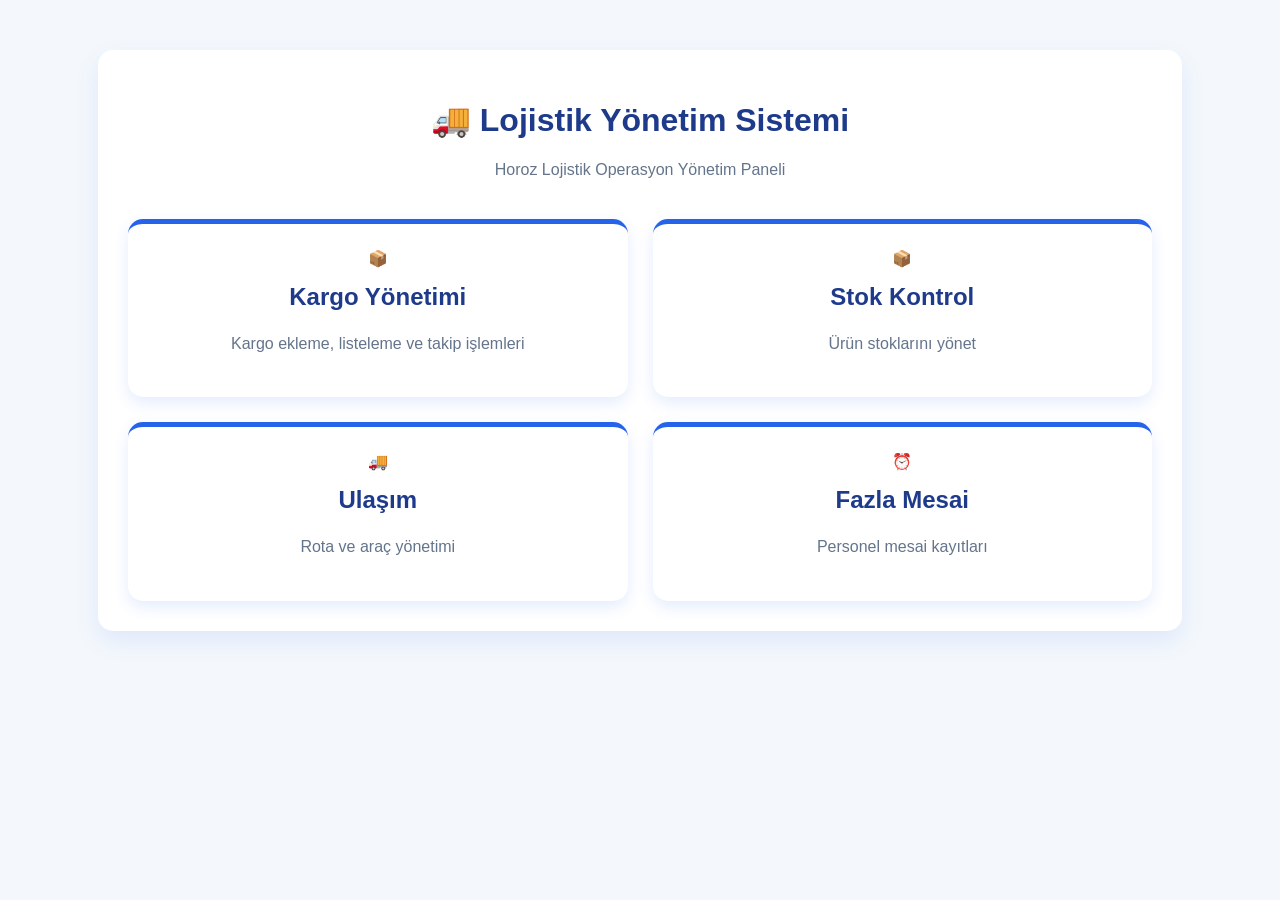
<file: src/main/resources/index.html>
<!DOCTYPE html>
<html lang="tr">
<head>
    <meta charset="UTF-8">
    <meta name="viewport" content="width=device-width, initial-scale=1.0">
    <title>Lojistik Yönetim Sistemi</title>

    <link rel="stylesheet" href="css/style.css">
</head>
<body>
<div class="container">

    <h1>🚚 Lojistik Yönetim Sistemi</h1>

    <p class="subtitle">
        Horoz Lojistik Operasyon Yönetim Paneli
    </p>

    <div class="menu">

        <div class="card" id="kargoCard">
            <div class="icon">📦</div>
            <h2>Kargo Yönetimi</h2>
            <p>Kargo ekleme, listeleme ve takip işlemleri</p>
        </div>

        <div class="card" id="stokCard">
            <div class="icon">📦</div>
            <h2>Stok Kontrol</h2>
            <p>Ürün stoklarını yönet</p>
        </div>

        <div class="card" id="ulasimCard">
            <div class="icon">🚚</div>
            <h2>Ulaşım</h2>
            <p>Rota ve araç yönetimi</p>
        </div>

        <div class="card" id="mesaiCard">
            <div class="icon">⏰</div>
            <h2>Fazla Mesai</h2>
            <p>Personel mesai kayıtları</p>
        </div>

        <!-- Yönetici Paneli Kartı (Sadece Admin Görünümü için eklenebilir) -->
        <div class="card" id="adminCard" style="display: none; border-top-color: #F59E0B;" onclick="window.location.href='/admin'">
            <h2>⚙️ Yönetici Paneli</h2>
            <p>Sisteme kayıt olmak isteyen yeni personelleri inceleyin, onay verin ve kullanıcı yetkilerini yönetin.</p>
        </div>

    </div>

</div>

<script src="js/main.js"></script>
</body>

</html>
</file>
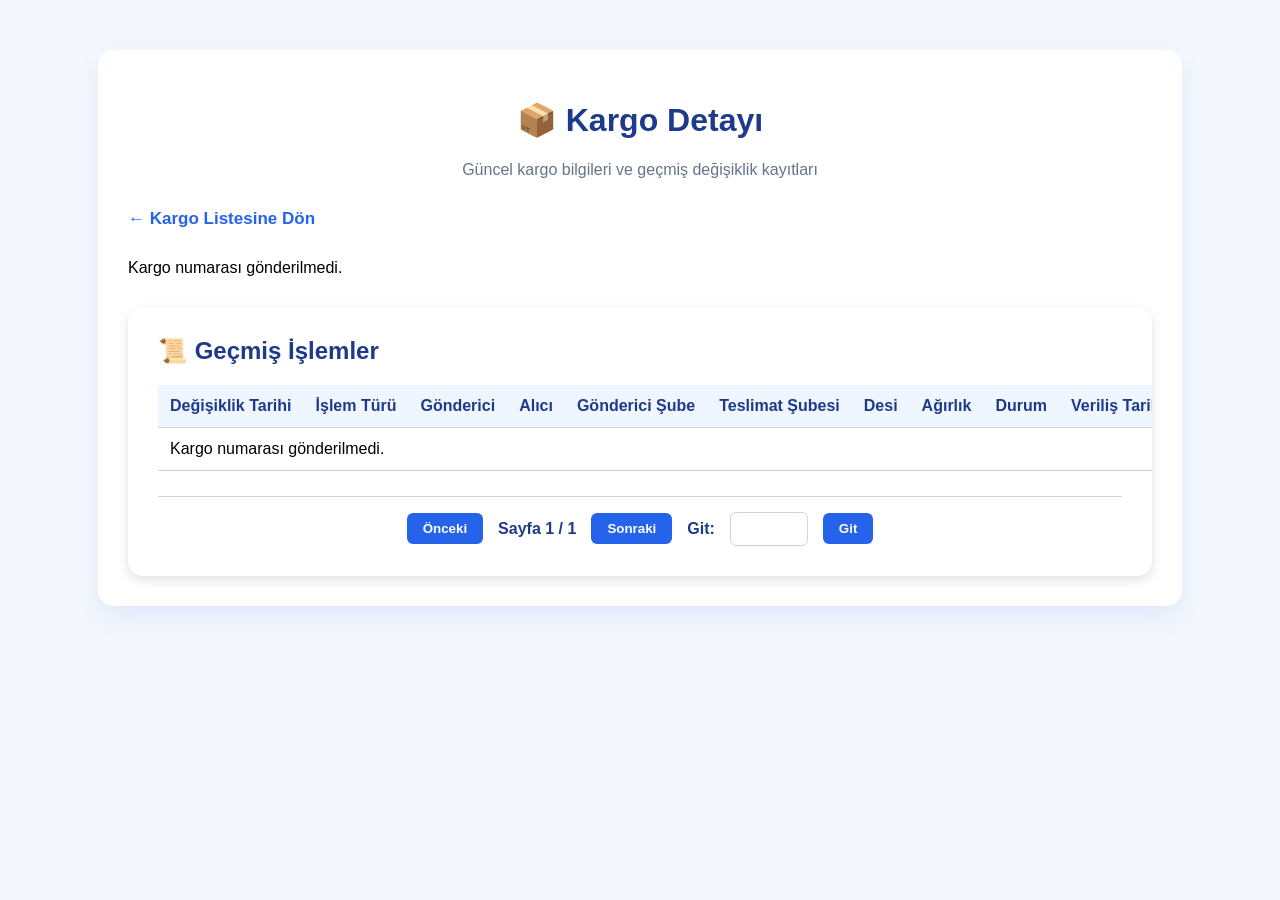
<file: src/main/resources/kargo-detay.html>
<!DOCTYPE html>
<html lang="tr">

<head>
    <meta charset="UTF-8">
    <meta name="viewport" content="width=device-width, initial-scale=1.0">

    <title>Kargo Detayı</title>

    <link rel="stylesheet" href="css/style.css">
</head>

<body>

<div class="container">

    <h1>📦 Kargo Detayı</h1>

    <p class="subtitle">
        Güncel kargo bilgileri ve geçmiş değişiklik kayıtları
    </p>

    <div class="back-button">
        <a href="/kargo">← Kargo Listesine Dön</a>
    </div>

    <!-- Güncel kargo bilgileri JavaScript ile buraya yazılacak -->
    <div id="kargoDetay"></div>

    <!-- Geçmiş işlemler bölümü -->
    <div class="cargo-list">

        <h2>📜 Geçmiş İşlemler</h2>

        <table>

            <thead>
            <tr>
                <th>Değişiklik Tarihi</th>
                <th>İşlem Türü</th>
                <th>Gönderici</th>
                <th>Alıcı</th>
                <th>Gönderici Şube</th>
                <th>Teslimat Şubesi</th>
                <th>Desi</th>
                <th>Ağırlık</th>
                <th>Durum</th>
                <th>Veriliş Tarihi</th>
                <th>Tahmini Teslim</th>
                <th>Teslim Tarihi</th>
                <th>Plaka</th>
                <th>Sürücü</th>
                <th>Takip Notu</th>
            </tr>
            </thead>

            <tbody id="gecmisTableBody">
            <!-- Eski kayıtlar daha sonra JavaScript ile buraya eklenecek -->
            </tbody>

        </table>

        <div class="pagination-controls">
            <button id="prevPageBtn">Önceki</button>
            <span id="pageInfo">Sayfa 1 / 1</span>
            <button id="nextPageBtn">Sonraki</button>
            <span>Git:</span>
            <input type="number" id="jumpPageInput" min="1" style="width: 60px;">
            <button id="jumpPageBtn">Git</button>
        </div>

    </div>

</div>

<script src="js/kargo-detay.js"></script>
<script src ="js/main.js"></script>

</body>

</html>
</file>
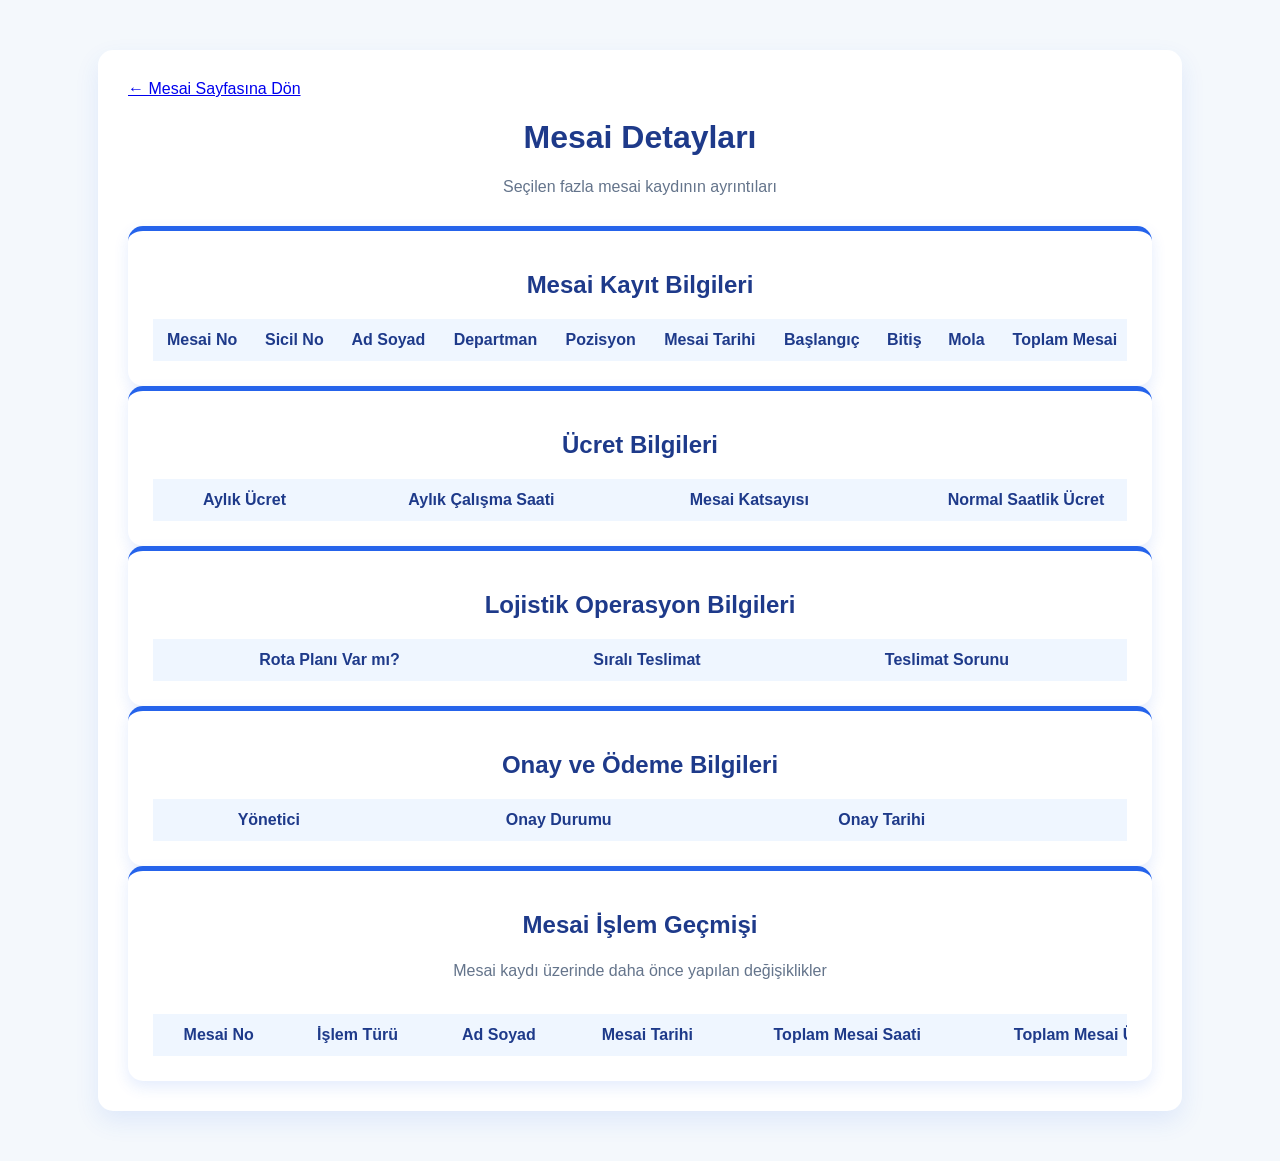
<file: src/main/resources/mesai-detay.html>
<!DOCTYPE html>
<html lang="tr">

<head>

  <meta charset="UTF-8">

  <meta
          name="viewport"
          content="width=device-width, initial-scale=1.0"
  >

  <title>Mesai Detayları</title>

  <link
          rel="stylesheet"
          href="style.css"
  >

</head>

<body >

<div class="container">

  <!-- =============================== -->
  <!-- MESAİ SAYFASINA DÖN -->
  <!-- =============================== -->

  <a
          href="/mesai"
          class="back-button"
  >
    ← Mesai Sayfasına Dön
  </a>


  <!-- =============================== -->
  <!-- SAYFA BAŞLIĞI -->
  <!-- =============================== -->

  <h1>Mesai Detayları</h1>

  <p class="subtitle">
    Seçilen fazla mesai kaydının ayrıntıları
  </p>


  <!-- =============================== -->
  <!-- MESAİ BİLGİLERİ -->
  <!-- =============================== -->

  <div class="card">

    <h2>Mesai Kayıt Bilgileri</h2>

    <div class="table-container">

      <table>

        <thead>

        <tr>

          <th>Mesai No</th>

          <th>Sicil No</th>

          <th>Ad Soyad</th>

          <th>Departman</th>

          <th>Pozisyon</th>

          <th>Mesai Tarihi</th>

          <th>Başlangıç</th>

          <th>Bitiş</th>

          <th>Mola</th>

          <th>Toplam Mesai</th>

          <th>Mesai Nedeni</th>

          <th>Yapılan İş</th>

          <th>Proje / Operasyon</th>

          <th>Şube / Depo</th>

          <th>Açıklama</th>

        </tr>

        </thead>


        <tbody id="mesaiDetayTableBody">

        <!-- Mesai bilgileri JavaScript ile eklenecek -->

        </tbody>

      </table>

    </div>

  </div>


  <!-- =============================== -->
  <!-- ÜCRET BİLGİLERİ -->
  <!-- =============================== -->

  <div class="card">

    <h2>Ücret Bilgileri</h2>

    <div class="table-container">

      <table>

        <thead>

        <tr>

          <th>Aylık Ücret</th>

          <th>Aylık Çalışma Saati</th>

          <th>Mesai Katsayısı</th>

          <th>Normal Saatlik Ücret</th>

          <th>Mesai Saat Ücreti</th>

          <th>Toplam Mesai Ücreti</th>

        </tr>

        </thead>


        <tbody id="mesaiUcretDetayTableBody">

        <!-- Ücret bilgileri JavaScript ile eklenecek -->

        </tbody>

      </table>

    </div>

  </div>


  <!-- =============================== -->
  <!-- LOJİSTİK OPERASYON BİLGİLERİ -->
  <!-- =============================== -->

  <div class="card">

    <h2>Lojistik Operasyon Bilgileri</h2>

    <div class="table-container">

      <table>

        <thead>

        <tr>

          <th>Rota Planı Var mı?</th>

          <th>Sıralı Teslimat</th>

          <th>Teslimat Sorunu</th>

          <th>Yerinde Kapatma</th>

          <th>İrsaliye / ATF No</th>

        </tr>

        </thead>


        <tbody id="mesaiOperasyonDetayTableBody">

        <!-- Operasyon bilgileri JavaScript ile eklenecek -->

        </tbody>

      </table>

    </div>

  </div>


  <!-- =============================== -->
  <!-- ONAY VE ÖDEME BİLGİLERİ -->
  <!-- =============================== -->

  <div class="card">

    <h2>Onay ve Ödeme Bilgileri</h2>

    <div class="table-container">

      <table>

        <thead>

        <tr>

          <th>Yönetici</th>

          <th>Onay Durumu</th>

          <th>Onay Tarihi</th>

          <th>Ödeme Durumu</th>

          <th>Ödeme Tarihi</th>

        </tr>

        </thead>


        <tbody id="mesaiOnayDetayTableBody">

        <!-- Onay ve ödeme bilgileri JavaScript ile eklenecek -->

        </tbody>

      </table>

    </div>

  </div>


  <!-- =============================== -->
  <!-- İŞLEM GEÇMİŞİ -->
  <!-- =============================== -->

  <div class="card">

    <h2>Mesai İşlem Geçmişi</h2>

    <p class="subtitle">
      Mesai kaydı üzerinde daha önce yapılan değişiklikler
    </p>

    <div class="table-container">

      <table>

        <thead>

        <tr>

          <th>Mesai No</th>

          <th>İşlem Türü</th>

          <th>Ad Soyad</th>

          <th>Mesai Tarihi</th>

          <th>Toplam Mesai Saati</th>

          <th>Toplam Mesai Ücreti</th>

          <th>Onay Durumu</th>

          <th>Ödeme Durumu</th>

          <th>İşlem Tarihi</th>

        </tr>

        </thead>


        <tbody id="mesaiGecmisTableBody">

        <!-- Geçmiş kayıtları JavaScript ile eklenecek -->

        </tbody>

      </table>

    </div>

  </div>

</div>


<!-- =============================== -->
<!-- JAVASCRIPT BAĞLANTISI -->
<!-- =============================== -->

<script src="mesai-detay.js"></script>

</body>

</html>
</file>
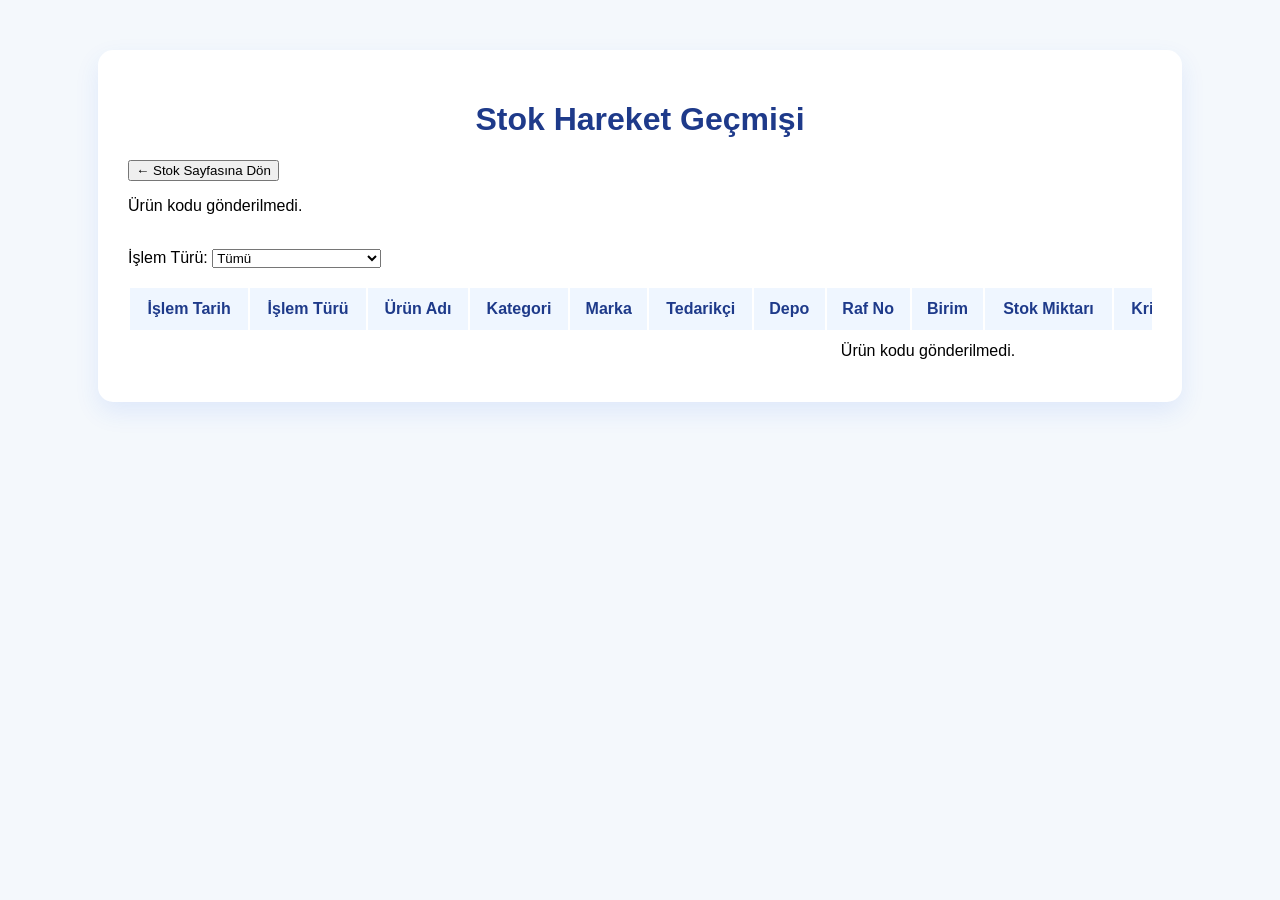
<file: src/main/resources/stok-detay.html>
<!DOCTYPE html>
<html lang="tr">

<head>

  <meta charset="UTF-8">
  <meta name="viewport" content="width=device-width, initial-scale=1.0">

  <title>Stok Detay</title>

  <link rel="stylesheet" href="style.css">

</head>

<body>

<div class="container">

  <h1>Stok Hareket Geçmişi</h1>

  <button onclick="window.location.href='/stok'">
    ← Stok Sayfasına Dön
  </button>

  <br>
  <div id="urunDetay"></div>

  <br>

  <div class="stok-filtre">

    <label for="islemTuruFiltre">
      İşlem Türü:
    </label>

    <select id="islemTuruFiltre">

      <option value="Tümü">
        Tümü
      </option>

      <option value="EKLEME">
        EKLEME
      </option>

      <option value="ÇIKARMA">
        ÇIKARMA
      </option>

      <option value="GÜNCELLEME ÖNCESİ">
        GÜNCELLEME ÖNCESİ
      </option>

    </select>

  </div>

  <br>

<div class="table-wrapper">
  <table>

    <thead>

    <tr>

      <th> İşlem Tarih</th>
      <th>İşlem Türü</th>
      <th>Ürün Adı</th>
      <th>Kategori</th>
      <th>Marka</th>
      <th>Tedarikçi</th>
      <th>Depo</th>
      <th>Raf No</th>
      <th>Birim</th>
      <th>Stok Miktarı</th>
      <th>Kritik Limit</th>
      <th>Giriş Tarihi</th>
      <th>İşlem Miktarı</th>
      <th>Önceki Stok</th>
      <th>Yeni Stok</th>

    </tr>

    </thead>

    <tbody id="stokGecmisTableBody">

    </tbody>

  </table>

</div>

</div>

<script src="stok-detay.js"></script>

</body>

</html>
</file>
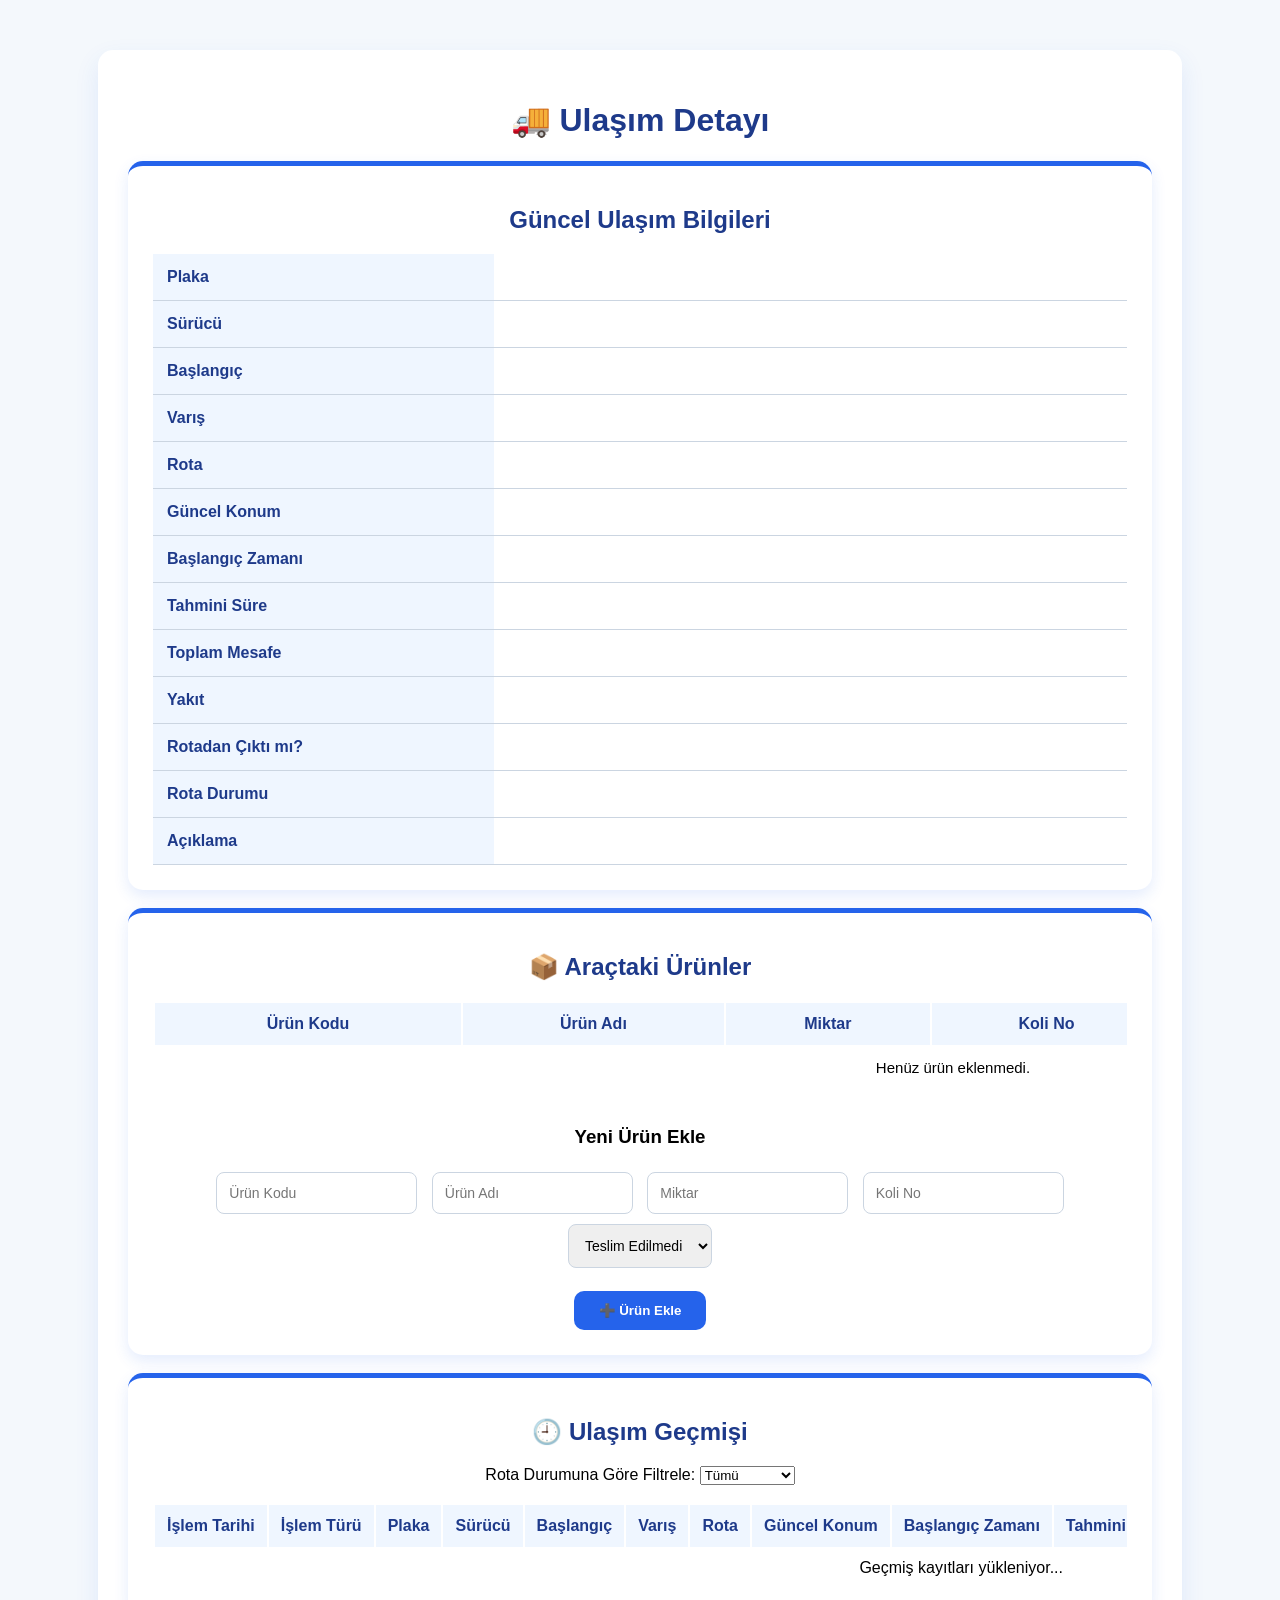
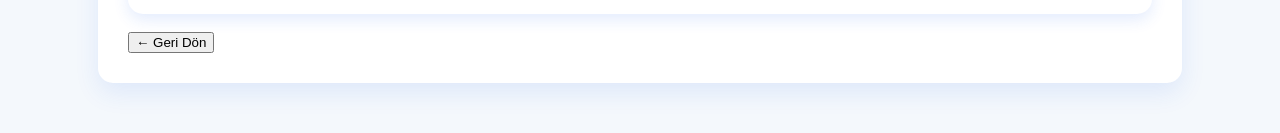
<file: src/main/resources/ulasim-detay.html>
<!DOCTYPE html>
<html lang="tr">

<head>
  <meta charset="UTF-8">
  <meta name="viewport" content="width=device-width, initial-scale=1.0">

  <title>Ulaşım Detayı</title>

  <link rel="stylesheet" href="style.css">
</head>

<body>

<div class="container">

  <h1>🚚 Ulaşım Detayı</h1>

  <!-- =============================== -->
  <!-- GÜNCEL ULAŞIM BİLGİLERİ -->
  <!-- =============================== -->

  <div class="card">

    <h2>Güncel Ulaşım Bilgileri</h2>

    <table class="detayTablo">

      <tr>
        <th>Plaka</th>
        <td id="dPlaka"></td>
      </tr>

      <tr>
        <th>Sürücü</th>
        <td id="dSurucu"></td>
      </tr>

      <tr>
        <th>Başlangıç</th>
        <td id="dBaslangic"></td>
      </tr>

      <tr>
        <th>Varış</th>
        <td id="dVaris"></td>
      </tr>

      <tr>
        <th>Rota</th>
        <td id="dRota"></td>
      </tr>

      <tr>
        <th>Güncel Konum</th>
        <td id="dGuncelKonum"></td>
      </tr>

      <tr>
        <th>Başlangıç Zamanı</th>
        <td id="dBaslangicZamani"></td>
      </tr>

      <tr>
        <th>Tahmini Süre</th>
        <td id="dTahminiSure"></td>
      </tr>

      <tr>
        <th>Toplam Mesafe</th>
        <td id="dToplamMesafe"></td>
      </tr>

      <tr>
        <th>Yakıt</th>
        <td id="dYakit"></td>
      </tr>

      <tr>
        <th>Rotadan Çıktı mı?</th>
        <td id="dRotadanCikti"></td>
      </tr>

      <tr>
        <th>Rota Durumu</th>
        <td id="dRotaDurumu"></td>
      </tr>

      <tr>
        <th>Açıklama</th>
        <td id="dAciklama"></td>
      </tr>

    </table>

  </div>

  <br>
  <! -- =============================== -->
  <!-- ARAÇTAKİ ÜRÜNLER -->
  <!-- =============================== -->
  <div class="card">
    <h2>📦 Araçtaki Ürünler</h2>
    <div class="table-wrapper">
      <table>

        <thead>

        <tr>
          <th>Ürün Kodu</th>
          <th>Ürün Adı</th>
          <th>Miktar</th>
          <th>Koli No</th>
          <th>Teslim Durumu</th>
          <th>İşlem</th>
        </tr>

        </thead>

        <tbody id="urunTableBody">

        <tr>

          <td colspan="6">

            Henüz ürün eklenmedi.

          </td>

        </tr>

        </tbody>

      </table>

    </div>
    <br>
    <h3> Yeni Ürün Ekle</h3>
    <input
    type="text"
    id="urunKodu"
    placeholder="Ürün Kodu">

    <input
            type="text"
            id="urunAdi"
            placeholder="Ürün Adı">

    <input
            type="number"
            id="miktar"
            placeholder="Miktar">

    <input
            type="text"
            id="koliNo"
            placeholder="Koli No">

    <select id="teslimDurumu">

      <option value="Teslim Edilmedi">
        Teslim Edilmedi
      </option>

      <option value="Teslim Edildi">
        Teslim Edildi
      </option>

    </select>

    <br><br>

    <button
            id="urunEkleButonu"
            onclick="urunEkle()">

      ➕ Ürün Ekle

    </button>

  </div>

  <br>
  <!-- =============================== -->
  <!-- ULAŞIM GEÇMİŞİ -->
  <!-- =============================== -->

  <div class="card">

    <h2>🕘 Ulaşım Geçmişi</h2>

    <label for="rotaDurumuFiltre">
      Rota Durumuna Göre Filtrele:
    </label>

    <select id="rotaDurumuFiltre">

      <option value="Tümü">Tümü</option>
      <option value="Planlandı">Planlandı</option>
      <option value="Yolda">Yolda</option>
      <option value="Tamamlandı">Tamamlandı</option>
      <option value="İptal Edildi">İptal Edildi</option>

    </select>

    <br><br>

    <div class="table-wrapper">

      <table>

        <thead>

        <tr>
          <th>İşlem Tarihi</th>
          <th>İşlem Türü</th>
          <th>Plaka</th>
          <th>Sürücü</th>
          <th>Başlangıç</th>
          <th>Varış</th>
          <th>Rota</th>
          <th>Güncel Konum</th>
          <th>Başlangıç Zamanı</th>
          <th>Tahmini Süre</th>
          <th>Toplam Mesafe</th>
          <th>Yakıt</th>
          <th>Rotadan Çıktı mı?</th>
          <th>Rota Durumu</th>
          <th>Açıklama</th>
        </tr>

        </thead>

        <tbody id="ulasimGecmisTableBody">

        <tr>
          <td colspan="24">
            Geçmiş kayıtları yükleniyor...
          </td>
        </tr>

        </tbody>

      </table>

    </div>

  </div>

  <br>

  <button onclick="history.back()">
    ← Geri Dön
  </button>

</div>

<script src="ulasim-detay.js"></script>

</body>

</html>
</file>
<file: src/main/resources/css/style.css>
body {
    /* Tarayıcının varsayılan dış boşluklarını kaldır */
    margin: 0;
    /* Tarayıcının varsayılan iç boşluklarını kaldır */
    padding: 0;
    /* Sayfanın arka plan rengini açık mavi yap */
    background-color: #F4F8FC;
    /* Yazı tipi */
    font-family: Arial, sans-serif;
}
.container {
    /* Sayfanın %80'ini kaplasın */
    width: 80%;
    /* Sayfanın ortasında dursun */
    margin: 50px auto;
    /* Arka plan rengi */
    background-color: white;
    /* İç boşluk */
    padding: 30px;
    /* Köşeleri yuvarlat */
    border-radius: 15px;
    /* Hafif mavi gölge */
    box-shadow: 0 10px 25px rgba(37, 99, 235, 0.10);
}
h1 {
    /* Başlığı ortala */
    text-align: center;
    /* Başlık rengini lacivert yap */
    color: #1E3A8A;
}
.subtitle {
    /* Yazıyı ortala */
    text-align: center;
    /* Yazı rengini gri-mavi yap */
    color: #64748B;
    /* Alt tarafta boşluk bırak */
    margin-bottom: 30px;
}
/* Şimdilik dursun, daha sonra kaldıracağız */
#btnTest {
    display: block;
    margin: 30px auto;
    padding: 12px 25px;
    font-size: 16px;
    cursor: pointer;
}
/* Menü bölümünü Grid (ızgara) sistemine dönüştürüyoruz */
.menu {
    /* Grid sistemini aktif eder */
    display: grid;
    /* 2 eşit sütun oluştur */
    grid-template-columns: repeat(2, 1fr);
    /* Kartlar arasına boşluk bırak */
    gap: 25px;
    /* Üst taraftan boşluk bırak */
    margin-top: 40px;
}
/* Bütün kartların ortak tasarımı */
.card {
    /* Kartın arka planını beyaz yap */
    background: white;
    /* Köşeleri yuvarlat */
    border-radius: 15px;
    /* İç boşluk bırak */
    padding: 25px;
    /* Yazıları ortala */
    text-align: center;
    /* Hafif mavi gölge */
    box-shadow: 0 6px 15px rgba(37, 99, 235, 0.12);
    /* Kartın üstüne mavi çizgi ekle */
    border-top: 5px solid #2563EB;
    /* Fare üzerine gelince el işareti göster */
    cursor: pointer;
    /* Animasyonları yumuşat */
    transition: 0.3s;
}
/* Fare kartın üzerine geldiğinde çalışır */
.card:hover {
    /* Kartı 8 piksel yukarı taşır */
    transform: translateY(-8px);
    /* Gölgeyi büyütür */
    box-shadow: 0 12px 25px rgba(37, 99, 235, 0.25);
}
/* Kart başlıklarını düzenler */
.card h2 {
    /* Başlığın üst tarafına boşluk bırak */
    margin-top: 15px;

    /* Başlığı lacivert yap */
    color: #1E3A8A;
}
/* Kart açıklamalarını düzenler */
.card p {
    /* Yazı rengini gri-mavi yap */
    color: #64748B;
    /* Satırlar arasındaki boşluğu artır */
    line-height: 1.6;
}

/* Ana Sayfaya Dön butonunun bulunduğu alan */
.back-button {
    /* Alt tarafta boşluk bırak */
    margin-bottom: 30px;
}
/* Ana Sayfaya Dön bağlantısını düzenler */
.back-button a {
    /* Yazının altındaki çizgiyi kaldır */
    text-decoration: none;
    /* Yazı rengini mavi yap */
    color: #2563EB;
    /* Yazıyı kalınlaştır */
    font-weight: bold;
    /* Yazı boyutu */
    font-size: 17px;
}
/* Fare üzerine gelince */
.back-button a:hover {
    /* Yazının altını çiz */
    text-decoration: underline;
}


/* Kargo sorgulama bölümünün genel kutusu */
.search-section {
    /* Bölümü kart gibi göstermek için açık mavi arka plan */
    background-color: #EFF6FF;
    /* İç boşluk bırakır */
    padding: 25px;
    /* Köşeleri yuvarlatır */
    border-radius: 15px;
    /* Üst ve alt boşluk bırakır */
    margin: 30px 0;
    /* Sol tarafa mavi çizgi ekler */
    border-left: 5px solid #2563EB;
}
/* Kargo sorgulama başlığını düzenler */
.search-section h2 {
    /* Üst boşluğu kaldırır */
    margin-top: 0;
    /* Başlığı lacivert yapar */
    color: #1E3A8A;
}
/* Sorgulama bölümündeki label etiketlerini düzenler */
.search-section label {
    /* Label'ı alt satıra alır */
    display: block;
    /* Yazıyı kalın yapar */
    font-weight: bold;
    /* Yazı rengini lacivert yapar */
    color: #1E3A8A;
    /* Altına küçük boşluk bırakır */
    margin-bottom: 8px;
}
/* Sorgulama input kutusunu düzenler */
.search-section input {
    /* Genişliği ayarlar */
    width: 70%;
    /* İç boşluk verir */
    padding: 12px;
    /* Kenarlık verir */
    border: 1px solid #CBD5E1;
    /* Köşeleri yuvarlatır */
    border-radius: 8px;
    /* Yazı boyutu */
    font-size: 15px;
}
/* Sorgulama butonunu düzenler */
.search-section button {
    /* İç boşluk verir */
    padding: 12px 20px;
    /* Sol taraftan boşluk bırakır */
    margin-left: 10px;
    /* Arka plan rengini mavi yapar */
    background-color: #2563EB;
    /* Yazı rengini beyaz yapar */
    color: white;
    /* Kenarlığı kaldırır */
    border: none;
    /* Köşeleri yuvarlatır */
    border-radius: 8px;
    /* Fare üzerine gelince el işareti gösterir */
    cursor: pointer;
    /* Yazıyı kalınlaştırır */
    font-weight: bold;
}
/* Sorgulama butonunun hover efekti */
.search-section button:hover {
    /* Butonun rengini koyu mavi yapar */
    background-color: #1E40AF;
}

/* Kargo bilgileri bölümünü düzenler */
.cargo-form{
    /* Beyaz arka plan */
    background:white;
    /* İç boşluk */
    padding:30px;
    /* Köşeleri yuvarlat */
    border-radius:15px;
    /* Üst tarafta boşluk bırak */
    margin-top:30px;
    /* Hafif gölge */
    box-shadow:0 4px 12px rgba(0,0,0,0.12);
}
/* Kargo formundaki label etiketlerini düzenler */
.cargo-form label {
    /* Label'ı kendi satırına alır */
    display: block;
    /* Üst taraftan boşluk bırakır */
    margin-top: 15px;
    /* Alt taraftan küçük boşluk bırakır */
    margin-bottom: 8px;
    /* Yazıyı kalın yapar */
    font-weight: bold;
    /* Yazı rengini lacivert yapar */
    color: #1E3A8A;

}

/* Kargo formundaki input kutularını düzenler */
.cargo-form input {

    /* Input kutusunu bulunduğu alanın tamamına yayar */
    width: 100%;

    /* İç boşluk verir */
    padding: 12px;

    /* Kenarlık verir */
    border: 1px solid #CBD5E1;

    /* Köşeleri yuvarlatır */
    border-radius: 8px;

    /* Yazı boyutunu ayarlar */
    font-size: 15px;

    /* Genişlik hesabına padding'i dahil eder */
    box-sizing: border-box;

}

/* Çok satırlı not kutusunu düzenler */
.cargo-form textarea {
    /* Genişliği form kadar yap */
    width: 100%;
    /* Yüksekliğini ayarla */
    height: 100px;
    /* İç boşluk */
    padding: 12px;
    /* Kenarlık */
    border: 1px solid #CBD5E1;
    /* Köşeleri yuvarlat */
    border-radius: 8px;
    /* Yazı boyutu */
    font-size: 15px;
    /* Genişlik hesabına padding'i dahil et */
    box-sizing: border-box;
    /* Kullanıcı sadece dikey yönde büyütebilsin */
    resize: vertical;
}

/* Butonların bulunduğu alanı düzenler */
.button-group {
    /* Butonların üst tarafına boşluk bırakır */
    margin-top: 25px;
    /* Butonları yan yana dizmek için flex kullanır */
    display: flex;
    /* Butonlar arasına boşluk koyar */
    gap: 15px;
    /* Butonlar alt satıra geçebilsin */
    flex-wrap: wrap;
}

/* Kargo formundaki butonları düzenler */
.button-group button {
    /* İç boşluk verir */
    padding: 12px 20px;
    /* Kenarlığı kaldırır */
    border: none;
    /* Köşeleri yuvarlatır */
    border-radius: 8px;
    /* Yazıyı kalın yapar */
    font-weight: bold;
    /* Fare üzerine gelince el işareti gösterir */
    cursor: pointer;
    /* Yumuşak geçiş efekti */
    transition: 0.3s;
}
/* Kaydet butonu */
#kaydetBtn {
    background-color: #2563EB;
    color: white;
}

/* Güncelle butonu */
#guncelleBtn {
    background-color: #0EA5E9;
    color: white;
}

/* Sil butonu */
#silBtn {
    background-color: #EF4444;
    color: white;
}

/* Temizle butonu */
#temizleBtn {
    background-color: #64748B;
    color: white;
}

/* Butonların üzerine gelince hafif yukarı çıkar */
.button-group button:hover {
    /* Butonu 3 piksel yukarı taşır */
    transform: translateY(-3px);
    /* Hafif gölge verir */
    box-shadow: 0 6px 12px rgba(0,0,0,0.18);
}

/* Kargo listesi bölümünü düzenler */
.cargo-list {
    background: white;
    padding: 30px;
    border-radius: 15px;
    margin-top: 30px;
    box-shadow: 0 4px 12px rgba(0,0,0,0.12);
}

/* Kargo listesi başlığını düzenler */
.cargo-list h2 {
    color: #1E3A8A;
    margin-top: 0;
}

/* Tabloyu düzenler */
.cargo-list table {
    width: 100%;
    border-collapse: collapse;
    margin-top: 20px;
}

/* Tablo başlıklarını ve hücrelerini düzenler */
.cargo-list th,
.cargo-list td {
    padding: 12px;
    border-bottom: 1px solid #CBD5E1;
    text-align: left;
}

/* Tablo başlık satırını düzenler */
.cargo-list th {
    background-color: #EFF6FF;
    color: #1E3A8A;
}
/* Kargo tablosu geniş olursa yatay kaydırma açar */
.cargo-list {
    overflow-x: auto;
}

/* Tabloya minimum genişlik verir, böylece sütunlar ezilmez */
.cargo-list table {
    min-width: 1100px;
}

/* Hücrelerdeki yazıların fazla sıkışmasını engeller */
.cargo-list th,
.cargo-list td {
    white-space: nowrap;
}

/*======================*/
/* STOK KONTROLÜ*/
/*======================*/
.urun-form{
background: white;
padding: 25px;
border-radius: 12px;
margin-top: 20px;
box-shadow: 0 2px 10px rgba(0,0,0,0.1);
}
/* ========================= */
/* ÜRÜN FORMU */
/* ========================= */

.urun-form label{
    display: block;
    margin-top: 15px;
    margin-bottom: 5px;
    font-weight: bold;
    color: #1f3c88;
}
.urun-form input,
.urun-form select{
    width: 100%;
    padding: 10px;
    border: 1px solid #ccc;
    border-radius: 8px;
    font-size: 15px;
    box-sizing: border-box;
}
#urunKaydetBtn {
    background-color: #2563EB;
    color: white;
}
#urunGuncelleBtn {
    background-color: #0EA5E9;
    color: white;
}
#urunSilBtn {
    background-color: #EF4444;
    color: white;
}
#urunTemizleBtn {
    background-color: #64748B;
    color: white;
}
.urun-list {
    background: white;
    padding: 30px;
    border-radius: 15px;
    margin-top: 30px;
    box-shadow: 0 4px 12px rgba(0,0,0,0.12);
    overflow-x: auto;
}
.urun-list h2 {
    color: #1E3A8A;
    margin-top: 0;
}
.urun-list table {
    width: 100%;
    min-width: 1300px;
    border-collapse: collapse;
    margin-top: 20px;
}
.urun-list th,
.urun-list td {
    padding: 12px;
    border-bottom: 1px solid #CBD5E1;
    text-align: left;
    white-space: nowrap;
}
.urun-list th {
    background-color: #EFF6FF;
    color: #1E3A8A;
}
/* ========================= */
/* ULAŞIM / ROTA YÖNETİMİ */
/* ========================= */

/* Ulaşım formunun genel kutusu */
.ulasim-form{
background:white;
padding:30px;
border-radius:15px;
margin-top:30px;
box-shadow: 0 4px 12px rgba(0,0,0,0.12);
}
/* Ulaşım formundaki bölüm başlıkları */
.ulasim-form h2 {
    color: #1E3A8A;
    margin-top: 30px;
}
/* İlk başlığın üst boşluğunu kaldırır */
.ulasim-form h2:first-child {
    margin-top: 0;
}
/* Ulaşım formundaki label etiketleri */
.ulasim-form label {
    display: block;
    margin-top: 15px;
    margin-bottom: 8px;
    font-weight: bold;
    color: #1E3A8A;
}
/* Ulaşım formundaki input ve select kutuları */
.ulasim-form input,
.ulasim-form select {
    width: 100%;
    padding: 12px;
    border: 1px solid #CBD5E1;
    border-radius: 8px;
    font-size: 15px;
    box-sizing: border-box;
}
/* Açıklama / sorun notu alanı */
.ulasim-form textarea {
    width: 100%;
    min-height: 110px;
    padding: 12px;
    border: 1px solid #CBD5E1;
    border-radius: 8px;
    font-size: 15px;
    box-sizing: border-box;
    resize: vertical;
}
/* Ulaşım butonlarının renkleri */
#ulasimKaydetBtn {
    background-color: #2563EB;
    color: white;
}

#ulasimGuncelleBtn {
    background-color: #0EA5E9;
    color: white;
}

#ulasimSilBtn {
    background-color: #EF4444;
    color: white;
}

#ulasimTemizleBtn {
    background-color: #64748B;
    color: white;
}
/* Araç / rota arama bölümü */
.ulasim-search {
    background-color: #EFF6FF;
    padding: 25px;
    border-radius: 15px;
    margin-top: 30px;
    border-left: 5px solid #2563EB;
}

/* Arama başlığı */
.ulasim-search h2 {
    color: #1E3A8A;
    margin-top: 0;
}

/* Arama alanındaki label */
.ulasim-search label {
    display: block;
    margin-bottom: 8px;
    font-weight: bold;
    color: #1E3A8A;
}
/* Arama inputu */
.ulasim-search input {
    width: 70%;
    padding: 12px;
    border: 1px solid #CBD5E1;
    border-radius: 8px;
    font-size: 15px;
    box-sizing: border-box;
}

/* Arama butonu */
.ulasim-search button {
    padding: 12px 20px;
    margin-left: 10px;
    background-color: #2563EB;
    color: white;
    border: none;
    border-radius: 8px;
    font-weight: bold;
    cursor: pointer;
    transition: 0.3s;
}
/* Arama butonuna gelince */
.ulasim-search button:hover {
    background-color: #1E40AF;
    transform: translateY(-2px);
}

/* Ulaşım listesi kutusu */
.ulasim-list {
    background: white;
    padding: 30px;
    border-radius: 15px;
    margin-top: 30px;
    box-shadow: 0 4px 12px rgba(0, 0, 0, 0.12);
    overflow-x: auto;
}

/* Liste başlığı */
.ulasim-list h2 {
    color: #1E3A8A;
    margin-top: 0;
}
/* Ulaşım tablosu */
.ulasim-list table {
    width: 100%;
    min-width: 1700px;
    border-collapse: collapse;
    margin-top: 20px;
}

/* Tablo başlıkları ve hücreleri */
.ulasim-list th,
.ulasim-list td {
    padding: 12px;
    border-bottom: 1px solid #CBD5E1;
    text-align: left;
    white-space: nowrap;
}

/* Tablo başlık satırı */
.ulasim-list th {
    background-color: #EFF6FF;
    color: #1E3A8A;
}
//* =============================== */
 /* FAZLA MESAİ YÖNETİMİ */
 /* =============================== */

 .mesai-form {
     background: white;
     padding: 30px;
     border-radius: 15px;
     margin-top: 30px;
     box-shadow: 0 4px 12px rgba(0, 0, 0, 0.12);
 }

 .mesai-form h2 {
     color: #1E3A8A;
     margin-top: 35px;
     margin-bottom: 20px;
     padding-bottom: 8px;
     border-bottom: 2px solid #DBEAFE;
 }

 .mesai-form h2:first-child {
     margin-top: 0;
 }

 .mesai-form label {
     display: block;
     margin-top: 15px;
     margin-bottom: 8px;
     font-weight: bold;
     color: #1E3A8A;
 }

 .mesai-form input,
 .mesai-form select,
 .mesai-form textarea {
     width: 100%;
     padding: 12px;
     border: 1px solid #CBD5E1;
     border-radius: 8px;
     font-size: 15px;
     box-sizing: border-box;
 }

 .mesai-form textarea {
     min-height: 110px;
     resize: vertical;
 }

 .mesai-form input:focus,
 .mesai-form select:focus,
 .mesai-form textarea:focus {
     outline: none;
     border-color: #2563EB;
     box-shadow: 0 0 0 3px rgba(37, 99, 235, 0.12);
 }

 .mesai-form input[readonly] {
     background-color: #F1F5F9;
     color: #334155;
     font-weight: bold;
     cursor: not-allowed;
 }

 /* Hesaplama butonları */

 #sureHesaplaBtn,
 #ucretHesaplaBtn {
     margin-top: 15px;
     padding: 12px 20px;
     background-color: #2563EB;
     color: white;
     border: none;
     border-radius: 8px;
     font-weight: bold;
     cursor: pointer;
     transition: 0.3s;
 }

 #sureHesaplaBtn:hover,
 #ucretHesaplaBtn:hover {
     background-color: #1E40AF;
     transform: translateY(-2px);
     box-shadow: 0 6px 12px rgba(0, 0, 0, 0.16);
 }

 /* CRUD butonları */

 #mesaiKaydetBtn {
     background-color: #2563EB;
     color: white;
 }

 #mesaiGuncelleBtn {
     background-color: #0EA5E9;
     color: white;
 }

 #mesaiSilBtn {
     background-color: #EF4444;
     color: white;
 }

 #mesaiTemizleBtn {
     background-color: #64748B;
     color: white;
 }

 /* Arama bölümü */

 .mesai-search {
     background-color: #EFF6FF;
     padding: 25px;
     border-radius: 15px;
     margin-top: 30px;
     border-left: 5px solid #2563EB;
 }

 .mesai-search h2 {
     color: #1E3A8A;
     margin-top: 0;
 }

 .mesai-search label {
     display: block;
     margin-bottom: 8px;
     font-weight: bold;
     color: #1E3A8A;
 }

 .mesai-search input {
     width: 70%;
     padding: 12px;
     border: 1px solid #CBD5E1;
     border-radius: 8px;
     font-size: 15px;
     box-sizing: border-box;
 }

 .mesai-search button {
     padding: 12px 20px;
     margin-left: 10px;
     background-color: #2563EB;
     color: white;
     border: none;
     border-radius: 8px;
     font-weight: bold;
     cursor: pointer;
     transition: 0.3s;
 }

 .mesai-search button:hover {
     background-color: #1E40AF;
     transform: translateY(-2px);
 }

 /* Liste bölümü */

 .mesai-list {
     background: white;
     padding: 30px;
     border-radius: 15px;
     margin-top: 30px;
     box-shadow: 0 4px 12px rgba(0, 0, 0, 0.12);
     overflow-x: auto;
 }

 .mesai-list h2 {
     color: #1E3A8A;
     margin-top: 0;
 }

 .mesai-list table {
     width: 100%;
     min-width: 1400px;
     border-collapse: collapse;
     margin-top: 20px;
 }

 .mesai-list th,
 .mesai-list td {
     padding: 12px;
     border-bottom: 1px solid #CBD5E1;
     text-align: left;
     white-space: nowrap;
 }

 .mesai-list th {
     background-color: #EFF6FF;
     color: #1E3A8A;
 }

 .mesai-list tr:hover {
     background-color: #F8FAFC;
 }

 /* Küçük ekranlar */

/* ========================= */
/* PAGINATION CONTROLS */
/* ========================= */
.pagination-controls {
    display: flex;
    justify-content: center;
    align-items: center;
    gap: 15px;
    margin-top: 25px;
    padding-top: 15px;
    border-top: 1px solid #CBD5E1;
}

.pagination-controls button {
    background-color: #2563EB;
    color: white;
    padding: 8px 16px;
    border: none;
    border-radius: 6px;
    font-weight: bold;
    cursor: pointer;
    transition: 0.3s;
}

.pagination-controls button:hover {
    background-color: #1E40AF;
    transform: translateY(-2px);
    box-shadow: 0 4px 8px rgba(0,0,0,0.15);
}

.pagination-controls span {
    font-weight: bold;
    color: #1E3A8A;
}

.pagination-controls input {
    padding: 8px;
    border: 1px solid #CBD5E1;
    border-radius: 6px;
    width: 60px;
    text-align: center;
    font-size: 14px;
}

 @media (max-width: 768px) {

     .mesai-search input {
         width: 100%;
     }

     .mesai-search button {
         width: 100%;
         margin-left: 0;
         margin-top: 10px;
     }

     #sureHesaplaBtn,
     #ucretHesaplaBtn {
         width: 100%;
     }
 }
 /* ===============================
    SAYFALAMA
 =============================== */

 .pagination{
     display:flex;
     justify-content:center;
     align-items:center;
     gap:15px;
     margin-top:25px;
     flex-wrap:wrap;
 }

 .pagination button{
     padding:10px 18px;
     border:none;
     border-radius:8px;
     background:#1565c0;
     color:white;
     font-weight:bold;
     cursor:pointer;
     transition:.3s;
 }

 .pagination button:hover{
     background:#0d47a1;
 }

 #sayfaNumaralari{
     display:flex;
     gap:8px;
 }
 /* ===============================
    TABLO İŞLEM BUTONLARI
 =============================== */

 .edit-btn{

     background:#2196F3;
     color:white;
     border:none;
     padding:6px 10px;
     border-radius:6px;
     cursor:pointer;
     margin-right:6px;
 }

 .edit-btn:hover{

     background:#1565C0;
 }

 .delete-btn{

     background:#f44336;
     color:white;
     border:none;
     padding:6px 10px;
     border-radius:6px;
     cursor:pointer;
 }

 .delete-btn:hover{

     background:#c62828;
 }
 .kargo-link{

     color:#1565C0;
     font-weight:bold;
     cursor:pointer;
 }

 .kargo-link:hover{

     text-decoration:underline;
 }
</file>
<file: src/main/resources/style.css>
body {
    /* Tarayıcının varsayılan dış boşluklarını kaldır */
    margin: 0;
    /* Tarayıcının varsayılan iç boşluklarını kaldır */
    padding: 0;
    /* Sayfanın arka plan rengini açık mavi yap */
    background-color: #F4F8FC;
    /* Yazı tipi */
    font-family: Arial, sans-serif;
}
.container {
    /* Sayfanın %80'ini kaplasın */
    width: 80%;
    /* Sayfanın ortasında dursun */
    margin: 50px auto;
    /* Arka plan rengi */
    background-color: white;
    /* İç boşluk */
    padding: 30px;
    /* Köşeleri yuvarlat */
    border-radius: 15px;
    /* Hafif mavi gölge */
    box-shadow: 0 10px 25px rgba(37, 99, 235, 0.10);
}
h1 {
    /* Başlığı ortala */
    text-align: center;
    /* Başlık rengini lacivert yap */
    color: #1E3A8A;
}
.subtitle {
    /* Yazıyı ortala */
    text-align: center;
    /* Yazı rengini gri-mavi yap */
    color: #64748B;
    /* Alt tarafta boşluk bırak */
    margin-bottom: 30px;
}
/* Şimdilik dursun, daha sonra kaldıracağız */
#btnTest {
    display: block;
    margin: 30px auto;
    padding: 12px 25px;
    font-size: 16px;
    cursor: pointer;
}
/* Menü bölümünü Grid (ızgara) sistemine dönüştürüyoruz */
.menu {
    /* Grid sistemini aktif eder */
    display: grid;
    /* 2 eşit sütun oluştur */
    grid-template-columns: repeat(2, 1fr);
    /* Kartlar arasına boşluk bırak */
    gap: 25px;
    /* Üst taraftan boşluk bırak */
    margin-top: 40px;
}
/* Bütün kartların ortak tasarımı */
.card {
    /* Kartın arka planını beyaz yap */
    background: white;
    /* Köşeleri yuvarlat */
    border-radius: 15px;
    /* İç boşluk bırak */
    padding: 25px;
    /* Yazıları ortala */
    text-align: center;
    /* Hafif mavi gölge */
    box-shadow: 0 6px 15px rgba(37, 99, 235, 0.12);
    /* Kartın üstüne mavi çizgi ekle */
    border-top: 5px solid #2563EB;
    /* Fare üzerine gelince el işareti göster */
    cursor: pointer;
    /* Animasyonları yumuşat */
    transition: 0.3s;
}
/* Fare kartın üzerine geldiğinde çalışır */
.card:hover {
    /* Kartı 8 piksel yukarı taşır */
    transform: translateY(-8px);
    /* Gölgeyi büyütür */
    box-shadow: 0 12px 25px rgba(37, 99, 235, 0.25);
}
/* Kart başlıklarını düzenler */
.card h2 {
    /* Başlığın üst tarafına boşluk bırak */
    margin-top: 15px;

    /* Başlığı lacivert yap */
    color: #1E3A8A;
}
/* Kart açıklamalarını düzenler */
.card p {
    /* Yazı rengini gri-mavi yap */
    color: #64748B;
    /* Satırlar arasındaki boşluğu artır */
    line-height: 1.6;
}

/* Ana Sayfaya Dön butonunun bulunduğu alan */
.back-button {
    /* Alt tarafta boşluk bırak */
    margin-bottom: 30px;
}
/* Ana Sayfaya Dön bağlantısını düzenler */
.back-button a {
    /* Yazının altındaki çizgiyi kaldır */
    text-decoration: none;
    /* Yazı rengini mavi yap */
    color: #2563EB;
    /* Yazıyı kalınlaştır */
    font-weight: bold;
    /* Yazı boyutu */
    font-size: 17px;
}
/* Fare üzerine gelince */
.back-button a:hover {
    /* Yazının altını çiz */
    text-decoration: underline;
}


/* Kargo sorgulama bölümünün genel kutusu */
.search-section {
    /* Bölümü kart gibi göstermek için açık mavi arka plan */
    background-color: #EFF6FF;
    /* İç boşluk bırakır */
    padding: 25px;
    /* Köşeleri yuvarlatır */
    border-radius: 15px;
    /* Üst ve alt boşluk bırakır */
    margin: 30px 0;
    /* Sol tarafa mavi çizgi ekler */
    border-left: 5px solid #2563EB;
}
/* Kargo sorgulama başlığını düzenler */
.search-section h2 {
    /* Üst boşluğu kaldırır */
    margin-top: 0;
    /* Başlığı lacivert yapar */
    color: #1E3A8A;
}
/* Sorgulama bölümündeki label etiketlerini düzenler */
.search-section label {
    /* Label'ı alt satıra alır */
    display: block;
    /* Yazıyı kalın yapar */
    font-weight: bold;
    /* Yazı rengini lacivert yapar */
    color: #1E3A8A;
    /* Altına küçük boşluk bırakır */
    margin-bottom: 8px;
}
/* Sorgulama input kutusunu düzenler */
.search-section input {
    /* Genişliği ayarlar */
    width: 70%;
    /* İç boşluk verir */
    padding: 12px;
    /* Kenarlık verir */
    border: 1px solid #CBD5E1;
    /* Köşeleri yuvarlatır */
    border-radius: 8px;
    /* Yazı boyutu */
    font-size: 15px;
}
/* Sorgulama butonunu düzenler */
.search-section button {
    /* İç boşluk verir */
    padding: 12px 20px;
    /* Sol taraftan boşluk bırakır */
    margin-left: 10px;
    /* Arka plan rengini mavi yapar */
    background-color: #2563EB;
    /* Yazı rengini beyaz yapar */
    color: white;
    /* Kenarlığı kaldırır */
    border: none;
    /* Köşeleri yuvarlatır */
    border-radius: 8px;
    /* Fare üzerine gelince el işareti gösterir */
    cursor: pointer;
    /* Yazıyı kalınlaştırır */
    font-weight: bold;
}
/* Sorgulama butonunun hover efekti */
.search-section button:hover {
    /* Butonun rengini koyu mavi yapar */
    background-color: #1E40AF;
}

/* Kargo bilgileri bölümünü düzenler */
.cargo-form{
    /* Beyaz arka plan */
    background:white;
    /* İç boşluk */
    padding:30px;
    /* Köşeleri yuvarlat */
    border-radius:15px;
    /* Üst tarafta boşluk bırak */
    margin-top:30px;
    /* Hafif gölge */
    box-shadow:0 4px 12px rgba(0,0,0,0.12);
}
/* Kargo formundaki label etiketlerini düzenler */
.cargo-form label {
    /* Label'ı kendi satırına alır */
    display: block;
    /* Üst taraftan boşluk bırakır */
    margin-top: 15px;
    /* Alt taraftan küçük boşluk bırakır */
    margin-bottom: 8px;
    /* Yazıyı kalın yapar */
    font-weight: bold;
    /* Yazı rengini lacivert yapar */
    color: #1E3A8A;

}

/* Kargo formundaki input kutularını düzenler */
.cargo-form input {

    /* Input kutusunu bulunduğu alanın tamamına yayar */
    width: 100%;

    /* İç boşluk verir */
    padding: 12px;

    /* Kenarlık verir */
    border: 1px solid #CBD5E1;

    /* Köşeleri yuvarlatır */
    border-radius: 8px;

    /* Yazı boyutunu ayarlar */
    font-size: 15px;

    /* Genişlik hesabına padding'i dahil eder */
    box-sizing: border-box;

}

/* Çok satırlı not kutusunu düzenler */
.cargo-form textarea {
    /* Genişliği form kadar yap */
    width: 100%;
    /* Yüksekliğini ayarla */
    height: 100px;
    /* İç boşluk */
    padding: 12px;
    /* Kenarlık */
    border: 1px solid #CBD5E1;
    /* Köşeleri yuvarlat */
    border-radius: 8px;
    /* Yazı boyutu */
    font-size: 15px;
    /* Genişlik hesabına padding'i dahil et */
    box-sizing: border-box;
    /* Kullanıcı sadece dikey yönde büyütebilsin */
    resize: vertical;
}

/* Butonların bulunduğu alanı düzenler */
.button-group {
    /* Butonların üst tarafına boşluk bırakır */
    margin-top: 25px;
    /* Butonları yan yana dizmek için flex kullanır */
    display: flex;
    /* Butonlar arasına boşluk koyar */
    gap: 15px;
    /* Butonlar alt satıra geçebilsin */
    flex-wrap: wrap;
}

/* Kargo formundaki butonları düzenler */
.button-group button {
    /* İç boşluk verir */
    padding: 12px 20px;
    /* Kenarlığı kaldırır */
    border: none;
    /* Köşeleri yuvarlatır */
    border-radius: 8px;
    /* Yazıyı kalın yapar */
    font-weight: bold;
    /* Fare üzerine gelince el işareti gösterir */
    cursor: pointer;
    /* Yumuşak geçiş efekti */
    transition: 0.3s;
}
/* Kaydet butonu */
#kaydetBtn {
    background-color: #2563EB;
    color: white;
}

/* Güncelle butonu */
#guncelleBtn {
    background-color: #0EA5E9;
    color: white;
}

/* Sil butonu */
#silBtn {
    background-color: #EF4444;
    color: white;
}

/* Temizle butonu */
#temizleBtn {
    background-color: #64748B;
    color: white;
}

/* Butonların üzerine gelince hafif yukarı çıkar */
.button-group button:hover {
    /* Butonu 3 piksel yukarı taşır */
    transform: translateY(-3px);
    /* Hafif gölge verir */
    box-shadow: 0 6px 12px rgba(0,0,0,0.18);
}

/* Kargo listesi bölümünü düzenler */
.cargo-list {
    background: white;
    padding: 30px;
    border-radius: 15px;
    margin-top: 30px;
    box-shadow: 0 4px 12px rgba(0,0,0,0.12);
}

/* Kargo listesi başlığını düzenler */
.cargo-list h2 {
    color: #1E3A8A;
    margin-top: 0;
}

/* Tabloyu düzenler */
.cargo-list table {
    width: 100%;
    border-collapse: collapse;
    margin-top: 20px;
}

/* Tablo başlıklarını ve hücrelerini düzenler */
.cargo-list th,
.cargo-list td {
    padding: 12px;
    border-bottom: 1px solid #CBD5E1;
    text-align: left;
}

/* Tablo başlık satırını düzenler */
.cargo-list th {
    background-color: #EFF6FF;
    color: #1E3A8A;
}
/* Kargo tablosu geniş olursa yatay kaydırma açar */
.cargo-list {
    overflow-x: auto;
}

/* Tabloya minimum genişlik verir, böylece sütunlar ezilmez */
.cargo-list table {
    min-width: 1100px;
}

/* Hücrelerdeki yazıların fazla sıkışmasını engeller */
.cargo-list th,
.cargo-list td {
    white-space: nowrap;
}

/*======================*/
/* STOK KONTROLÜ*/
/*======================*/
.urun-form{
background: white;
padding: 25px;
border-radius: 12px;
margin-top: 20px;
box-shadow: 0 2px 10px rgba(0,0,0,0.1);
}
/* ========================= */
/* ÜRÜN FORMU */
/* ========================= */

.urun-form label{
    display: block;
    margin-top: 15px;
    margin-bottom: 5px;
    font-weight: bold;
    color: #1f3c88;
}
.urun-form input,
.urun-form select{
    width: 100%;
    padding: 10px;
    border: 1px solid #ccc;
    border-radius: 8px;
    font-size: 15px;
    box-sizing: border-box;
}
#urunKaydetBtn {
    background-color: #2563EB;
    color: white;
}
#urunGuncelleBtn {
    background-color: #0EA5E9;
    color: white;
}
#urunSilBtn {
    background-color: #EF4444;
    color: white;
}
#urunTemizleBtn {
    background-color: #64748B;
    color: white;
}
.urun-list {
    background: white;
    padding: 30px;
    border-radius: 15px;
    margin-top: 30px;
    box-shadow: 0 4px 12px rgba(0,0,0,0.12);
    overflow-x: auto;
}
.urun-list h2 {
    color: #1E3A8A;
    margin-top: 0;
}
.urun-list table {
    width: 100%;
    min-width: 1300px;
    border-collapse: collapse;
    margin-top: 20px;
}
.urun-list th,
.urun-list td {
    padding: 12px;
    border-bottom: 1px solid #CBD5E1;
    text-align: left;
    white-space: nowrap;
}
.urun-list th {
    background-color: #EFF6FF;
    color: #1E3A8A;
}
/* ========================= */
/* ULAŞIM / ROTA YÖNETİMİ */
/* ========================= */

/* Ulaşım formunun genel kutusu */
.ulasim-form{
background:white;
padding:30px;
border-radius:15px;
margin-top:30px;
box-shadow: 0 4px 12px rgba(0,0,0,0.12);
}
/* Ulaşım formundaki bölüm başlıkları */
.ulasim-form h2 {
    color: #1E3A8A;
    margin-top: 30px;
}
/* İlk başlığın üst boşluğunu kaldırır */
.ulasim-form h2:first-child {
    margin-top: 0;
}
/* Ulaşım formundaki label etiketleri */
.ulasim-form label {
    display: block;
    margin-top: 15px;
    margin-bottom: 8px;
    font-weight: bold;
    color: #1E3A8A;
}
/* Ulaşım formundaki input ve select kutuları */
.ulasim-form input,
.ulasim-form select {
    width: 100%;
    padding: 12px;
    border: 1px solid #CBD5E1;
    border-radius: 8px;
    font-size: 15px;
    box-sizing: border-box;
}
/* Açıklama / sorun notu alanı */
.ulasim-form textarea {
    width: 100%;
    min-height: 110px;
    padding: 12px;
    border: 1px solid #CBD5E1;
    border-radius: 8px;
    font-size: 15px;
    box-sizing: border-box;
    resize: vertical;
}
/* Ulaşım butonlarının renkleri */
#ulasimKaydetBtn {
    background-color: #2563EB;
    color: white;
}

#ulasimGuncelleBtn {
    background-color: #0EA5E9;
    color: white;
}

#ulasimSilBtn {
    background-color: #EF4444;
    color: white;
}

#ulasimTemizleBtn {
    background-color: #64748B;
    color: white;
}
/* Araç / rota arama bölümü */
.ulasim-search {
    background-color: #EFF6FF;
    padding: 25px;
    border-radius: 15px;
    margin-top: 30px;
    border-left: 5px solid #2563EB;
}

/* Arama başlığı */
.ulasim-search h2 {
    color: #1E3A8A;
    margin-top: 0;
}

/* Arama alanındaki label */
.ulasim-search label {
    display: block;
    margin-bottom: 8px;
    font-weight: bold;
    color: #1E3A8A;
}
/* Arama inputu */
.ulasim-search input {
    width: 70%;
    padding: 12px;
    border: 1px solid #CBD5E1;
    border-radius: 8px;
    font-size: 15px;
    box-sizing: border-box;
}

/* Arama butonu */
.ulasim-search button {
    padding: 12px 20px;
    margin-left: 10px;
    background-color: #2563EB;
    color: white;
    border: none;
    border-radius: 8px;
    font-weight: bold;
    cursor: pointer;
    transition: 0.3s;
}
/* Arama butonuna gelince */
.ulasim-search button:hover {
    background-color: #1E40AF;
    transform: translateY(-2px);
}

/* Ulaşım listesi kutusu */
.ulasim-list {
    background: white;
    padding: 30px;
    border-radius: 15px;
    margin-top: 30px;
    box-shadow: 0 4px 12px rgba(0, 0, 0, 0.12);
    overflow-x: auto;
}

/* Liste başlığı */
.ulasim-list h2 {
    color: #1E3A8A;
    margin-top: 0;
}
/* Ulaşım tablosu */
.ulasim-list table {
    width: 100%;
    min-width: 1700px;
    border-collapse: collapse;
    margin-top: 20px;
}

/* Tablo başlıkları ve hücreleri */
.ulasim-list th,
.ulasim-list td {
    padding: 12px;
    border-bottom: 1px solid #CBD5E1;
    text-align: left;
    white-space: nowrap;
}

/* Tablo başlık satırı */
.ulasim-list th {
    background-color: #EFF6FF;
    color: #1E3A8A;
}
/* =============================== */
 /* FAZLA MESAİ YÖNETİMİ */
 /* =============================== */

 .mesai-form {
     background: white;
     padding: 30px;
     border-radius: 15px;
     margin-top: 30px;
     box-shadow: 0 4px 12px rgba(0, 0, 0, 0.12);
 }

 .mesai-form h2 {
     color: #1E3A8A;
     margin-top: 35px;
     margin-bottom: 20px;
     padding-bottom: 8px;
     border-bottom: 2px solid #DBEAFE;
 }

 .mesai-form h2:first-child {
     margin-top: 0;
 }

 .mesai-form label {
     display: block;
     margin-top: 15px;
     margin-bottom: 8px;
     font-weight: bold;
     color: #1E3A8A;
 }

 .mesai-form input,
 .mesai-form select,
 .mesai-form textarea {
     width: 100%;
     padding: 12px;
     border: 1px solid #CBD5E1;
     border-radius: 8px;
     font-size: 15px;
     box-sizing: border-box;
 }

 .mesai-form textarea {
     min-height: 110px;
     resize: vertical;
 }

 .mesai-form input:focus,
 .mesai-form select:focus,
 .mesai-form textarea:focus {
     outline: none;
     border-color: #2563EB;
     box-shadow: 0 0 0 3px rgba(37, 99, 235, 0.12);
 }

 .mesai-form input[readonly] {
     background-color: #F1F5F9;
     color: #334155;
     font-weight: bold;
     cursor: not-allowed;
 }

 /* Hesaplama butonları */

 #sureHesaplaBtn,
 #ucretHesaplaBtn {
     margin-top: 15px;
     padding: 12px 20px;
     background-color: #2563EB;
     color: white;
     border: none;
     border-radius: 8px;
     font-weight: bold;
     cursor: pointer;
     transition: 0.3s;
 }

 #sureHesaplaBtn:hover,
 #ucretHesaplaBtn:hover {
     background-color: #1E40AF;
     transform: translateY(-2px);
     box-shadow: 0 6px 12px rgba(0, 0, 0, 0.16);
 }

 /* CRUD butonları */

 #mesaiKaydetBtn {
     background-color: #2563EB;
     color: white;
 }

 #mesaiGuncelleBtn {
     background-color: #0EA5E9;
     color: white;
 }

 #mesaiSilBtn {
     background-color: #EF4444;
     color: white;
 }

 #mesaiTemizleBtn {
     background-color: #64748B;
     color: white;
 }

 /* Arama bölümü */

 .mesai-search {
     background-color: #EFF6FF;
     padding: 25px;
     border-radius: 15px;
     margin-top: 30px;
     border-left: 5px solid #2563EB;
 }

 .mesai-search h2 {
     color: #1E3A8A;
     margin-top: 0;
 }

 .mesai-search label {
     display: block;
     margin-bottom: 8px;
     font-weight: bold;
     color: #1E3A8A;
 }

 .mesai-search input {
     width: 70%;
     padding: 12px;
     border: 1px solid #CBD5E1;
     border-radius: 8px;
     font-size: 15px;
     box-sizing: border-box;
 }

 .mesai-search button {
     padding: 12px 20px;
     margin-left: 10px;
     background-color: #2563EB;
     color: white;
     border: none;
     border-radius: 8px;
     font-weight: bold;
     cursor: pointer;
     transition: 0.3s;
 }

 .mesai-search button:hover {
     background-color: #1E40AF;
     transform: translateY(-2px);
 }

 /* Liste bölümü */

 .mesai-list {
     background: white;
     padding: 30px;
     border-radius: 15px;
     margin-top: 30px;
     box-shadow: 0 4px 12px rgba(0, 0, 0, 0.12);
     overflow-x: auto;
 }

 .mesai-list h2 {
     color: #1E3A8A;
     margin-top: 0;
 }

 .mesai-list table {
     width: 100%;
     min-width: 1400px;
     border-collapse: collapse;
     margin-top: 20px;
 }

 .mesai-list th,
 .mesai-list td {
     padding: 12px;
     border-bottom: 1px solid #CBD5E1;
     text-align: left;
     white-space: nowrap;
 }

 .mesai-list th {
     background-color: #EFF6FF;
     color: #1E3A8A;
 }

 .mesai-list tr:hover {
     background-color: #F8FAFC;
 }

 /* Küçük ekranlar */

 @media (max-width: 768px) {

     .mesai-search input {
         width: 100%;
     }

     .mesai-search button {
         width: 100%;
         margin-left: 0;
         margin-top: 10px;
     }

     #sureHesaplaBtn,
     #ucretHesaplaBtn {
         width: 100%;
     }
 }
 /* ===============================
    SAYFALAMA
 =============================== */

 .pagination{
     display:flex;
     justify-content:center;
     align-items:center;
     gap:15px;
     margin-top:25px;
     flex-wrap:wrap;
 }

 .pagination button{
     padding:10px 18px;
     border:none;
     border-radius:8px;
     background:#1565c0;
     color:white;
     font-weight:bold;
     cursor:pointer;
     transition:.3s;
 }

 .pagination button:hover{
     background:#0d47a1;
 }

 #sayfaNumaralari{
     display:flex;
     gap:8px;
 }
 /* ===============================
    TABLO İŞLEM BUTONLARI
 =============================== */

 .edit-btn{

     background:#2196F3;
     color:white;
     border:none;
     padding:6px 10px;
     border-radius:6px;
     cursor:pointer;
     margin-right:6px;
 }

 .edit-btn:hover{

     background:#1565C0;
 }

 .delete-btn{

     background:#f44336;
     color:white;
     border:none;
     padding:6px 10px;
     border-radius:6px;
     cursor:pointer;
 }

 .delete-btn:hover{

     background:#c62828;
 }
 .kargo-link{

     color:#1565C0;
     font-weight:bold;
     cursor:pointer;
 }

 .kargo-link:hover{

     text-decoration:underline;
 }
 .aktifSayfa {
     background-color: white !important;
     color: #1565c0 !important;
     border: 3px solid #1565c0 !important;
     font-weight: bold;
     transform: scale(1.08);
 }

 .table-wrapper{
 width: 100%;
 overflow-x: auto;
 }

.table-wrapper table{
min-width: 1600px;
}
.table-wrapper table th,
.table-wrapper table td {
    text-align: center;
    vertical-align: middle;
}
/* =========================================
   ULAŞIM DETAY SAYFASI
========================================= */


/* Detay bilgi tablosu */

.detayTablo {

    width:100%;
    border-collapse:collapse;

}


.detayTablo th {

    width:35%;

    background:#EFF6FF;

    color:#1E3A8A;

    padding:14px;

    text-align:left;

    border-bottom:1px solid #CBD5E1;

}


.detayTablo td {

    padding:14px;

    color:#334155;

    border-bottom:1px solid #CBD5E1;

    text-align:left;

}



/* =========================================
   ARAÇTAKİ ÜRÜNLER TABLOSU
========================================= */


#urunTableBody tr:hover {

    background:#F8FAFC;

}


#urunTableBody td,
#urunTableBody th {

    text-align:center;

    padding:12px;

}



/* Ürün tablosu başlıkları */

#urunTableBody {

    font-size:15px;

}



/* Ürün form alanı */

#urunKodu,
#urunAdi,
#miktar,
#koliNo,
#teslimDurumu {


    padding:12px;

    border:1px solid #CBD5E1;

    border-radius:8px;

    margin:5px;

    font-size:14px;

}


/* ürün ekle butonu */

#urunEkleButonu {

    background:#2563EB;

    color:white;

    border:none;

    padding:12px 25px;

    border-radius:10px;

    font-weight:bold;

    cursor:pointer;

}


#urunEkleButonu:hover {

    background:#1E40AF;

}



/* =========================================
   ULAŞIM GEÇMİŞİ
========================================= */


.table-wrapper {

    width:100%;

    overflow-x:auto;

}


.table-wrapper table {

    min-width:1600px;

}



.table-wrapper th {

    background:#EFF6FF;

    color:#1E3A8A;

    padding:12px;

    white-space:nowrap;

}

.table-wrapper td {

    padding:10px;

    text-align:center;

    white-space:nowrap;

}
/* ===============================
   MESAİ DETAY TABLOLARI
=============================== */

.table-container{

    width:100%;
    overflow-x:auto;

}

.table-container table{

    min-width:1600px;
    border-collapse:collapse;

}

.table-container th,
.table-container td{

    padding:12px;
    text-align:center;
    vertical-align:middle;
    white-space:nowrap;

}

.table-container th{

    background:#EFF6FF;
    color:#1E3A8A;

}

.table-container tbody tr:hover{

    background:#F8FAFC;

}

/* Uzun yazılar satıra geçsin */

#mesaiDetayTableBody td:nth-child(11),
#mesaiDetayTableBody td:nth-child(12),
#mesaiDetayTableBody td:nth-child(15){

    white-space:normal;
    min-width:180px;

}
</file>
